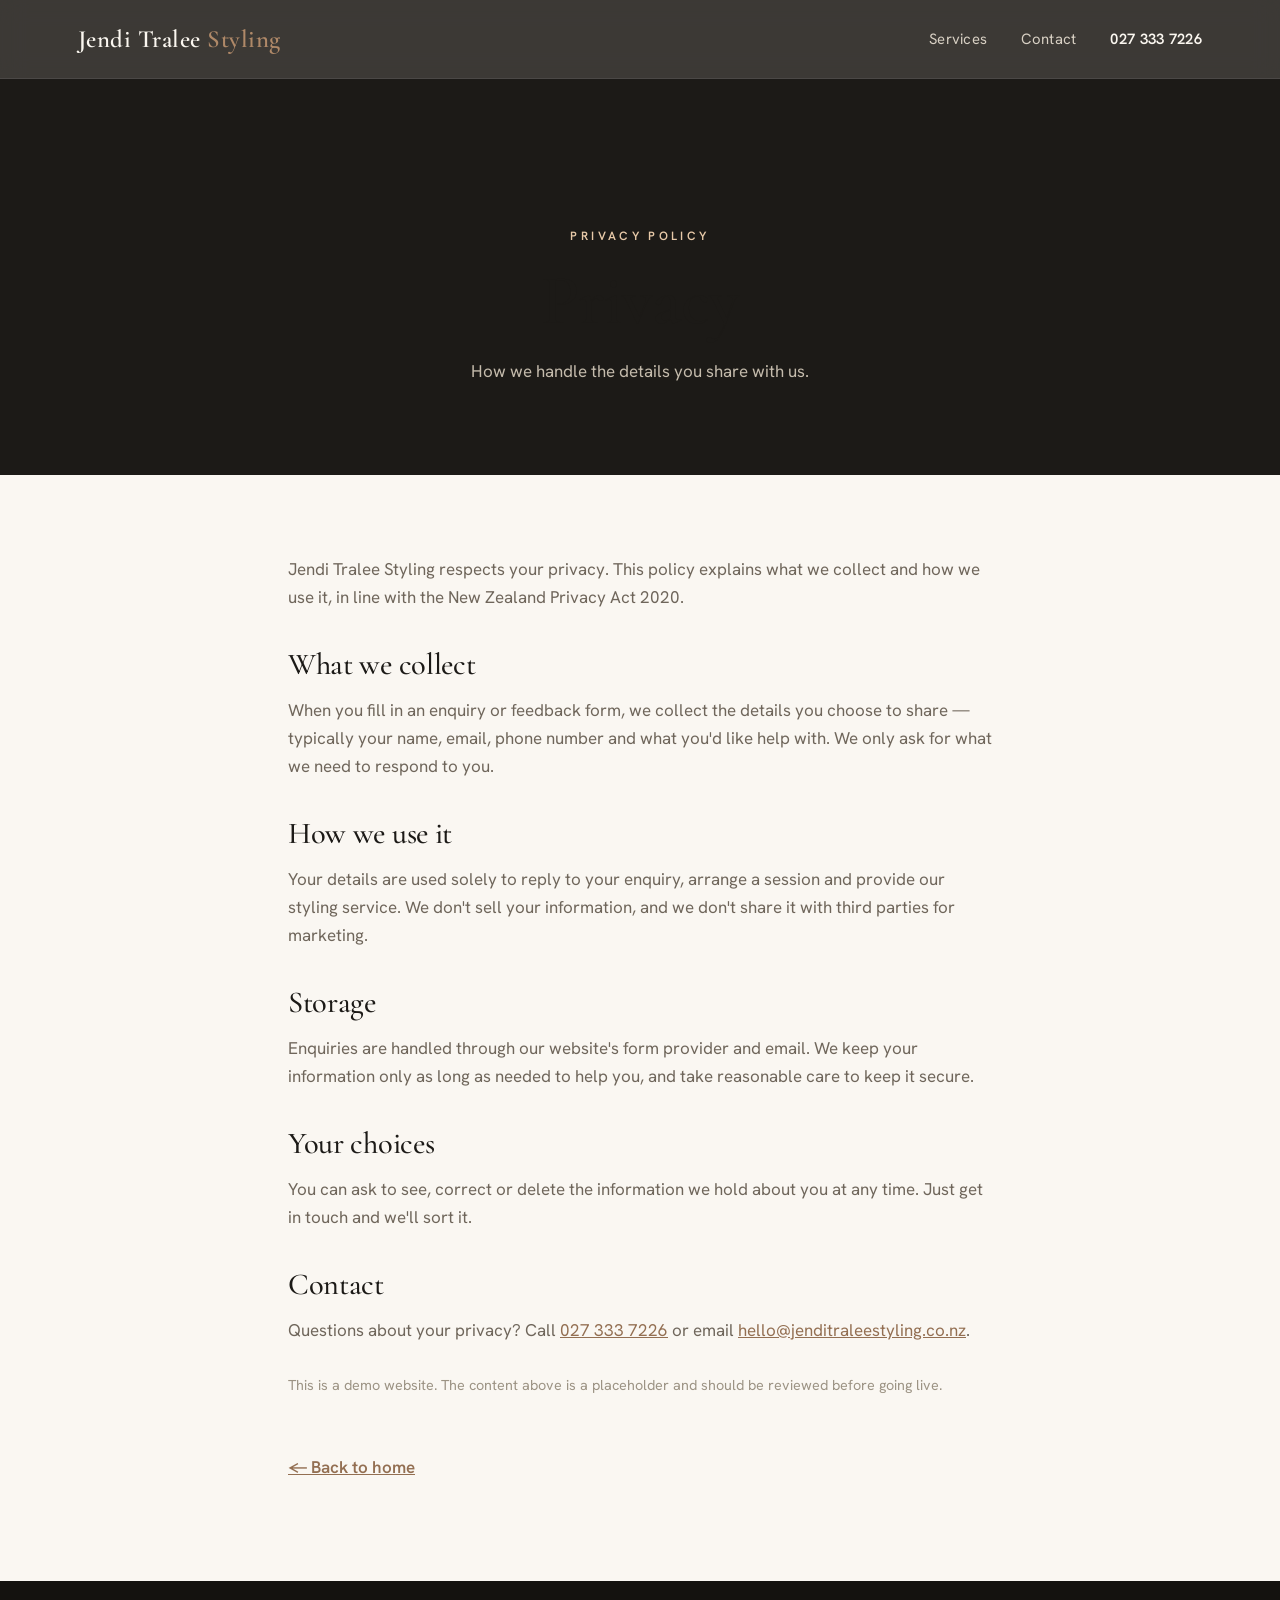
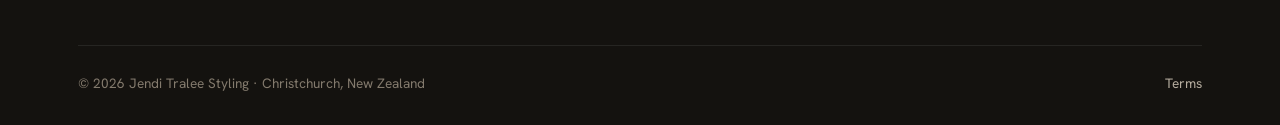
<file: privacy.html>
<!DOCTYPE html>
<html lang="en-NZ">
<head>
<meta charset="UTF-8" />
<meta name="viewport" content="width=device-width, initial-scale=1.0" />
<title>Privacy | Jendi Tralee Styling</title>
<link rel="icon" href="favicon.svg" type="image/svg+xml" />
<link rel="preconnect" href="https://fonts.googleapis.com" />
<link rel="preconnect" href="https://fonts.gstatic.com" crossorigin />
<link href="https://fonts.googleapis.com/css2?family=Cormorant+Garamond:wght@400;500;600&family=Hanken+Grotesk:wght@400;500;600;700&display=swap" rel="stylesheet" />
<link rel="stylesheet" href="style.css" />
</head>
<body>

<nav class="nav">
  <div class="wrap">
    <a href="index.html" class="brand">Jendi Tralee <span>Styling</span></a>
    <div class="nav-links">
      <a href="index.html#services">Services</a>
      <a href="index.html#contact">Contact</a>
      <a href="tel:+64273337226" class="nav-phone">027 333 7226</a>
    </div>
  </div>
</nav>

<div class="page-hero">
  <div class="wrap">
    <p class="eyebrow">Privacy Policy</p>
    <h1>Privacy</h1>
    <p>How we handle the details you share with us.</p>
  </div>
</div>

<div class="prose">
  <p>Jendi Tralee Styling respects your privacy. This policy explains what we collect and how we use it, in line with the New Zealand Privacy Act 2020.</p>

  <h2>What we collect</h2>
  <p>When you fill in an enquiry or feedback form, we collect the details you choose to share — typically your name, email, phone number and what you'd like help with. We only ask for what we need to respond to you.</p>

  <h2>How we use it</h2>
  <p>Your details are used solely to reply to your enquiry, arrange a session and provide our styling service. We don't sell your information, and we don't share it with third parties for marketing.</p>

  <h2>Storage</h2>
  <p>Enquiries are handled through our website's form provider and email. We keep your information only as long as needed to help you, and take reasonable care to keep it secure.</p>

  <h2>Your choices</h2>
  <p>You can ask to see, correct or delete the information we hold about you at any time. Just get in touch and we'll sort it.</p>

  <h2>Contact</h2>
  <p>Questions about your privacy? Call <a href="tel:+64273337226">027 333 7226</a> or email <a href="mailto:hello@jenditraleestyling.co.nz">hello@jenditraleestyling.co.nz</a>.</p>

  <p style="margin-top:30px;font-size:.9rem;color:#9c9384;">This is a demo website. The content above is a placeholder and should be reviewed before going live.</p>

  <a href="index.html" class="back-link">← Back to home</a>
</div>

<footer class="footer">
  <div class="wrap">
    <div class="footer-base" style="border-top:1px solid rgba(255,255,255,.08);padding-top:26px;">
      <span>© 2026 Jendi Tralee Styling · Christchurch, New Zealand</span>
      <span><a href="terms.html" style="color:#b6ad9f;">Terms</a></span>
    </div>
  </div>
</footer>

</body>
</html>
</file>
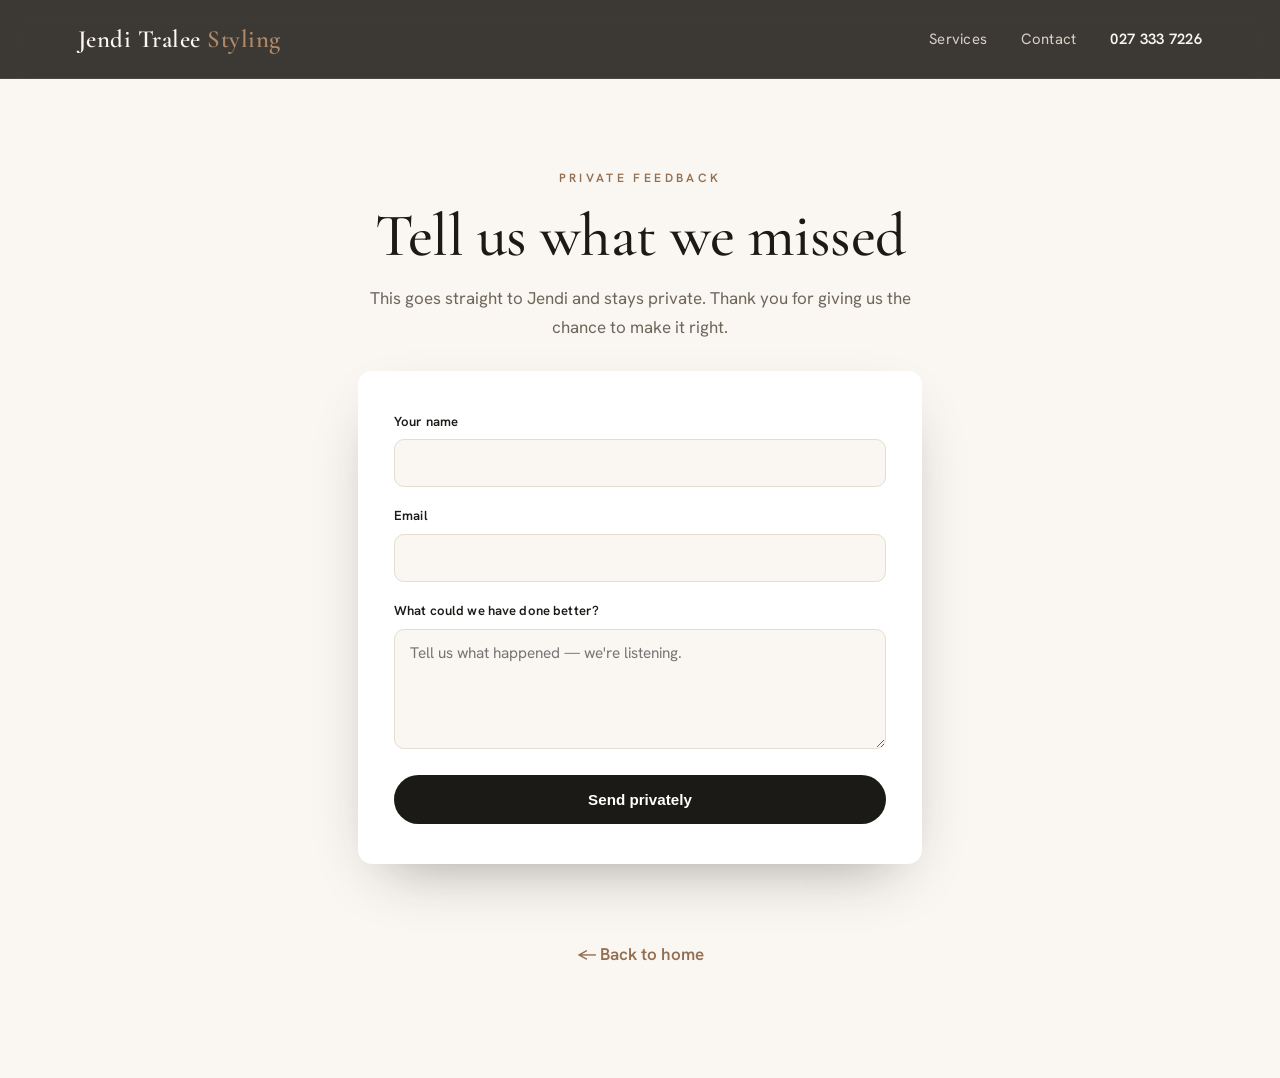
<file: private.html>
<!DOCTYPE html>
<html lang="en-NZ">
<head>
<meta charset="UTF-8" />
<meta name="viewport" content="width=device-width, initial-scale=1.0" />
<title>Private Feedback | Jendi Tralee Styling</title>
<meta name="description" content="Share private feedback with Jendi Tralee Styling. We read every message." />
<link rel="icon" href="favicon.svg" type="image/svg+xml" />
<link rel="preconnect" href="https://fonts.googleapis.com" />
<link rel="preconnect" href="https://fonts.gstatic.com" crossorigin />
<link href="https://fonts.googleapis.com/css2?family=Cormorant+Garamond:wght@400;500;600&family=Hanken+Grotesk:wght@400;500;600;700&display=swap" rel="stylesheet" />
<link rel="stylesheet" href="style.css" />
</head>
<body>

<nav class="nav">
  <div class="wrap">
    <a href="index.html" class="brand">Jendi Tralee <span>Styling</span></a>
    <div class="nav-links">
      <a href="index.html#services">Services</a>
      <a href="index.html#contact">Contact</a>
      <a href="tel:+64273337226" class="nav-phone">027 333 7226</a>
    </div>
  </div>
</nav>

<div class="funnel-page" style="max-width:620px;">
  <p class="eyebrow">Private feedback</p>
  <h1 class="display" style="font-size:clamp(2.4rem,6vw,3.8rem);margin-top:14px;">Tell us what we missed</h1>
  <p style="color:var(--muted);margin:16px 0 8px;">This goes straight to Jendi and stays private. Thank you for giving us the chance to make it right.</p>

  <form class="form" action="https://formsubmit.co/hello@jenditraleestyling.co.nz" method="POST" style="text-align:left;margin-top:30px;">
    <input type="hidden" name="_subject" value="Private feedback from the website" />
    <input type="hidden" name="_template" value="table" />
    <input type="text" name="_honey" style="display:none" />
    <div class="field">
      <label for="name">Your name</label>
      <input type="text" id="name" name="name" required />
    </div>
    <div class="field">
      <label for="email">Email</label>
      <input type="email" id="email" name="email" required />
    </div>
    <div class="field">
      <label for="message">What could we have done better?</label>
      <textarea id="message" name="message" placeholder="Tell us what happened — we're listening." required></textarea>
    </div>
    <button type="submit" class="btn btn-dark">Send privately</button>
  </form>

  <p style="margin-top:36px;"><a href="index.html" class="back-link">← Back to home</a></p>
</div>

</body>
</html>
</file>
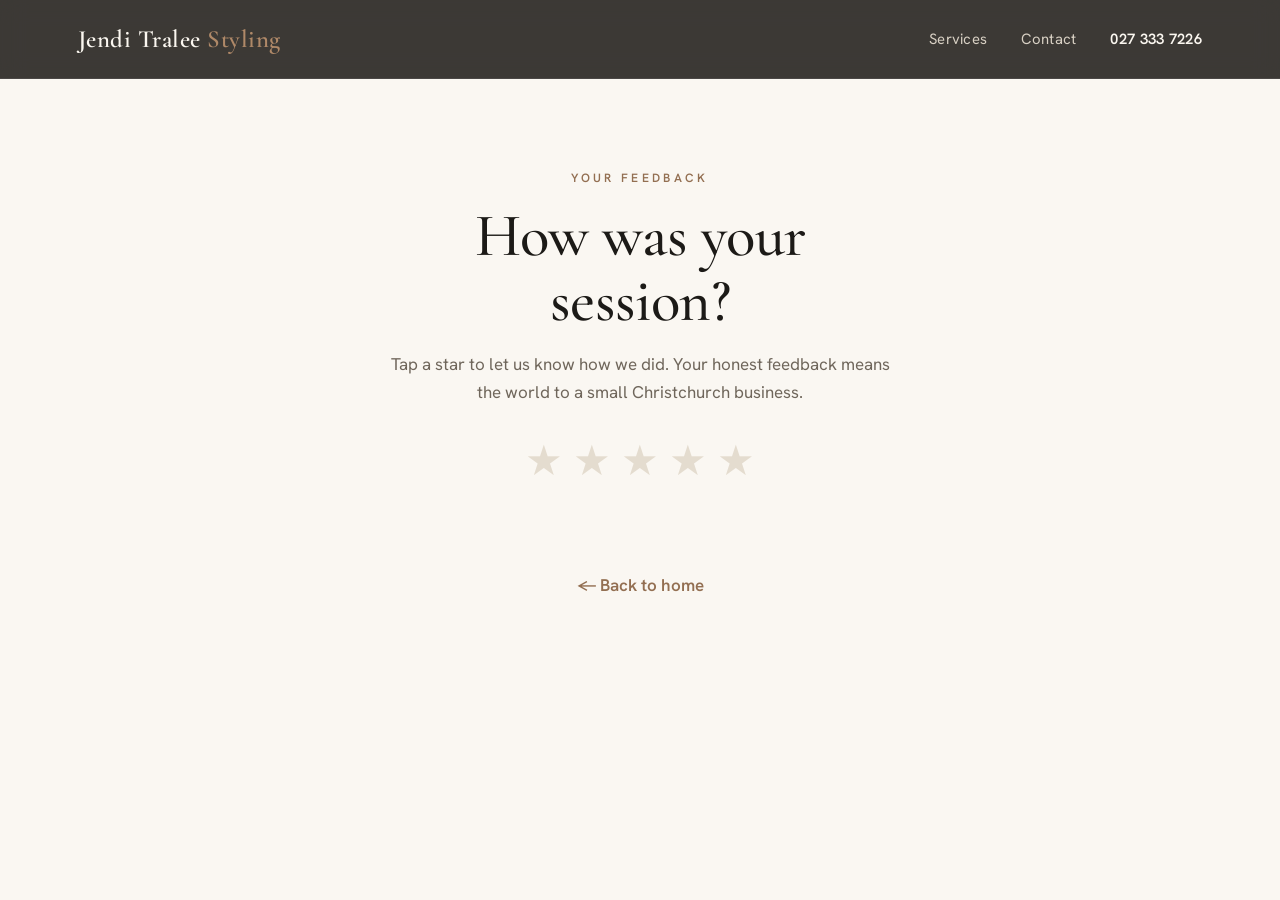
<file: review.html>
<!DOCTYPE html>
<html lang="en-NZ">
<head>
<meta charset="UTF-8" />
<meta name="viewport" content="width=device-width, initial-scale=1.0" />
<title>Leave a Review | Jendi Tralee Styling</title>
<meta name="description" content="Share your experience with Jendi Tralee Styling — Christchurch personal and wardrobe stylist." />
<link rel="icon" href="favicon.svg" type="image/svg+xml" />
<link rel="preconnect" href="https://fonts.googleapis.com" />
<link rel="preconnect" href="https://fonts.gstatic.com" crossorigin />
<link href="https://fonts.googleapis.com/css2?family=Cormorant+Garamond:wght@400;500;600&family=Hanken+Grotesk:wght@400;500;600;700&display=swap" rel="stylesheet" />
<link rel="stylesheet" href="style.css" />
</head>
<body>

<nav class="nav">
  <div class="wrap">
    <a href="index.html" class="brand">Jendi Tralee <span>Styling</span></a>
    <div class="nav-links">
      <a href="index.html#services">Services</a>
      <a href="index.html#contact">Contact</a>
      <a href="tel:+64273337226" class="nav-phone">027 333 7226</a>
    </div>
  </div>
</nav>

<div class="funnel-page">
  <p class="eyebrow">Your feedback</p>
  <h1 class="display" style="font-size:clamp(2.4rem,6vw,3.8rem);margin-top:14px;">How was your session?</h1>
  <p style="color:var(--muted);margin-top:16px;">Tap a star to let us know how we did. Your honest feedback means the world to a small Christchurch business.</p>

  <div class="stars-pick" id="starsPick">
    <button class="star-btn" data-v="1" aria-label="1 star">★</button>
    <button class="star-btn" data-v="2" aria-label="2 stars">★</button>
    <button class="star-btn" data-v="3" aria-label="3 stars">★</button>
    <button class="star-btn" data-v="4" aria-label="4 stars">★</button>
    <button class="star-btn" data-v="5" aria-label="5 stars">★</button>
  </div>

  <div class="funnel-route" id="routeHigh">
    <p style="color:var(--ink);font-size:1.15rem;margin-bottom:22px;">Wonderful — thank you! Would you mind sharing that on Google? It helps other Cantabrians find us.</p>
    <a href="https://www.google.com/search?q=Jendi+Tralee+Styling+Christchurch" target="_blank" rel="noopener" class="btn btn-primary">Leave a Google review</a>
    <p style="margin-top:18px;font-size:.85rem;color:var(--muted);">(Google review link — connects to the business profile once live.)</p>
  </div>

  <div class="funnel-route" id="routeLow">
    <p style="color:var(--ink);font-size:1.15rem;margin-bottom:22px;">Thank you for being honest. We'd genuinely like to put it right — please tell us what we could have done better.</p>
    <a href="private.html" class="btn btn-dark">Share private feedback</a>
  </div>

  <p style="margin-top:46px;"><a href="index.html" class="back-link">← Back to home</a></p>
</div>

<script>
  var stars = document.querySelectorAll('.star-btn');
  var high = document.getElementById('routeHigh');
  var low = document.getElementById('routeLow');
  stars.forEach(function (s) {
    s.addEventListener('click', function () {
      var v = parseInt(s.dataset.v, 10);
      stars.forEach(function (x) { x.classList.toggle('lit', parseInt(x.dataset.v,10) <= v); });
      if (v >= 4) { high.classList.add('show'); low.classList.remove('show'); }
      else { low.classList.add('show'); high.classList.remove('show'); }
    });
  });
</script>
</body>
</html>
</file>
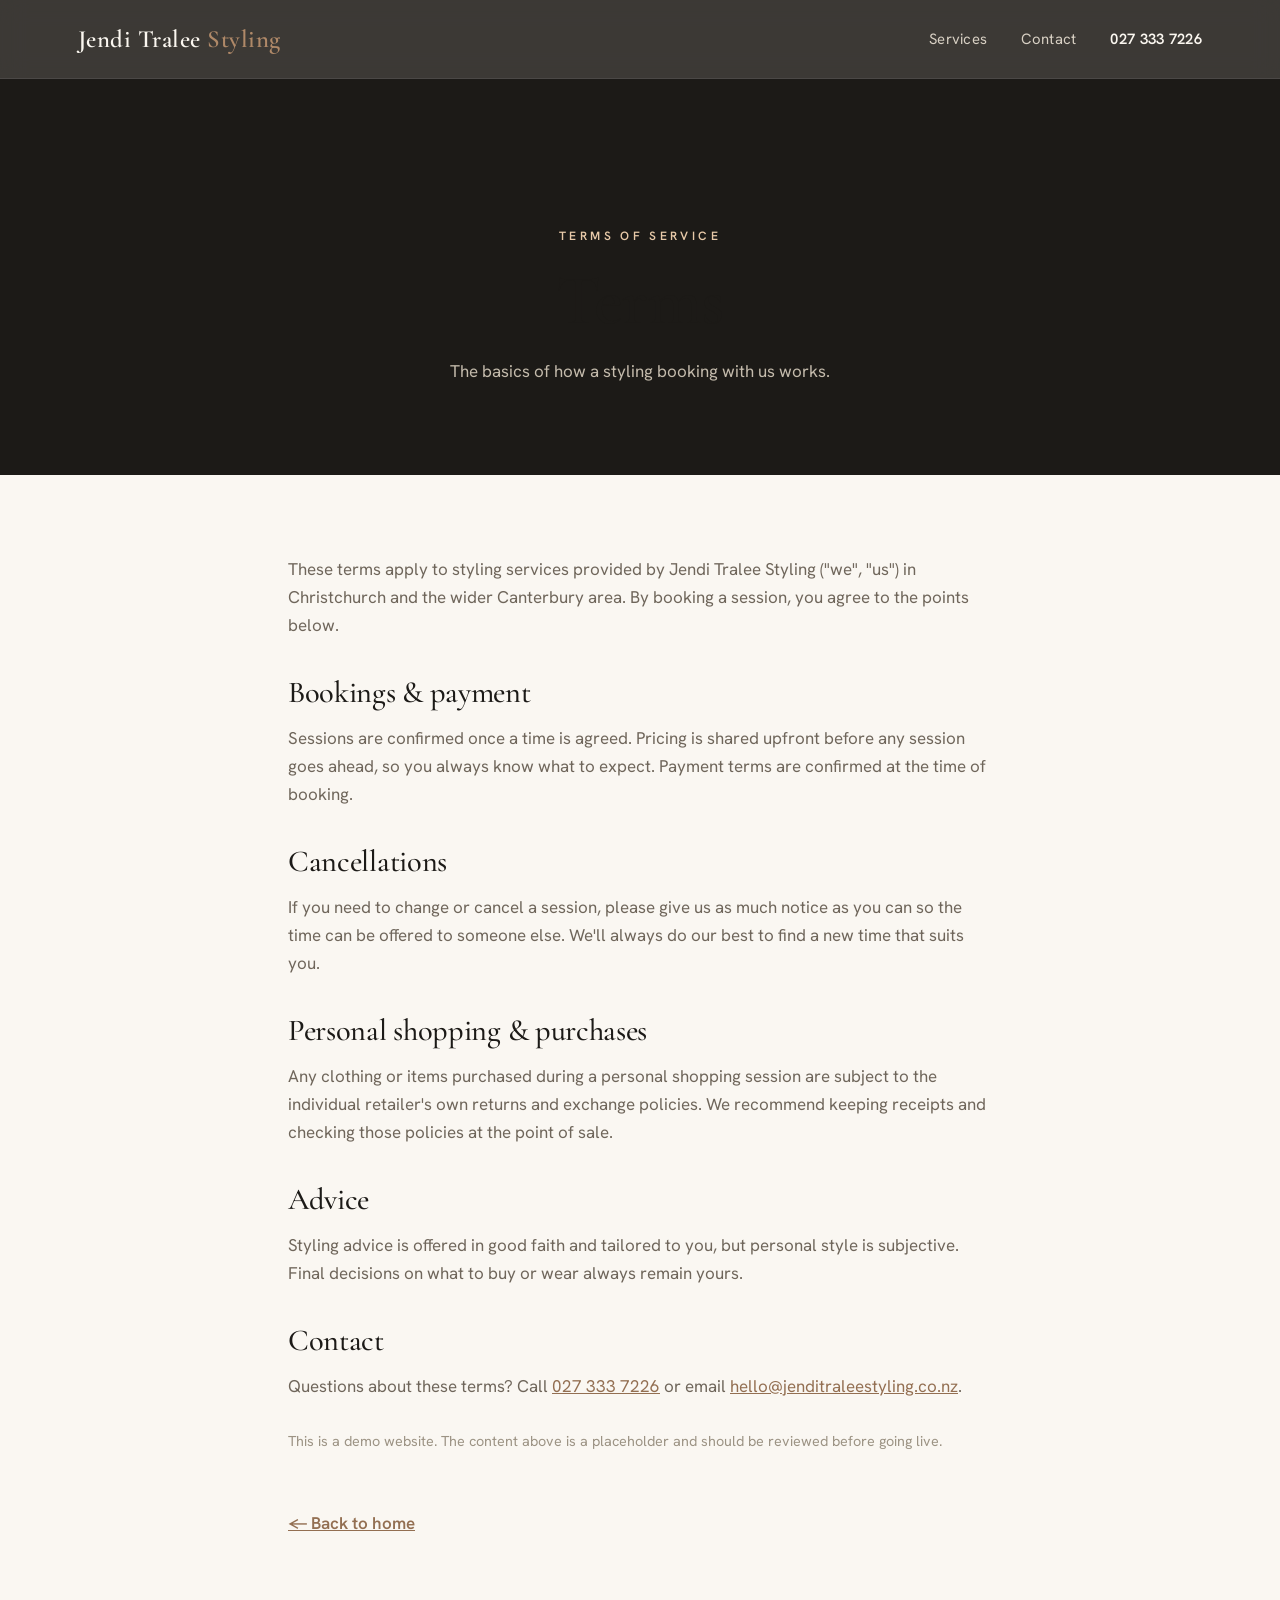
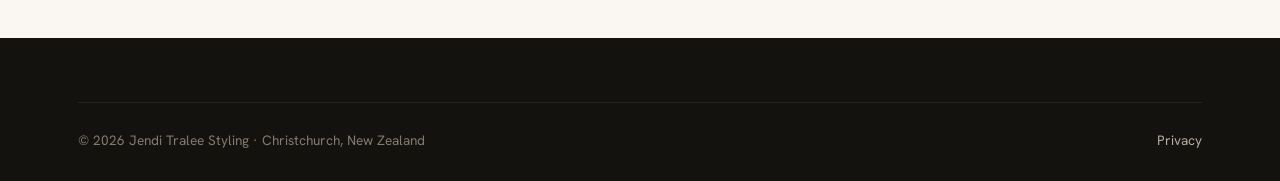
<file: terms.html>
<!DOCTYPE html>
<html lang="en-NZ">
<head>
<meta charset="UTF-8" />
<meta name="viewport" content="width=device-width, initial-scale=1.0" />
<title>Terms | Jendi Tralee Styling</title>
<link rel="icon" href="favicon.svg" type="image/svg+xml" />
<link rel="preconnect" href="https://fonts.googleapis.com" />
<link rel="preconnect" href="https://fonts.gstatic.com" crossorigin />
<link href="https://fonts.googleapis.com/css2?family=Cormorant+Garamond:wght@400;500;600&family=Hanken+Grotesk:wght@400;500;600;700&display=swap" rel="stylesheet" />
<link rel="stylesheet" href="style.css" />
</head>
<body>

<nav class="nav">
  <div class="wrap">
    <a href="index.html" class="brand">Jendi Tralee <span>Styling</span></a>
    <div class="nav-links">
      <a href="index.html#services">Services</a>
      <a href="index.html#contact">Contact</a>
      <a href="tel:+64273337226" class="nav-phone">027 333 7226</a>
    </div>
  </div>
</nav>

<div class="page-hero">
  <div class="wrap">
    <p class="eyebrow">Terms of Service</p>
    <h1>Terms</h1>
    <p>The basics of how a styling booking with us works.</p>
  </div>
</div>

<div class="prose">
  <p>These terms apply to styling services provided by Jendi Tralee Styling ("we", "us") in Christchurch and the wider Canterbury area. By booking a session, you agree to the points below.</p>

  <h2>Bookings &amp; payment</h2>
  <p>Sessions are confirmed once a time is agreed. Pricing is shared upfront before any session goes ahead, so you always know what to expect. Payment terms are confirmed at the time of booking.</p>

  <h2>Cancellations</h2>
  <p>If you need to change or cancel a session, please give us as much notice as you can so the time can be offered to someone else. We'll always do our best to find a new time that suits you.</p>

  <h2>Personal shopping &amp; purchases</h2>
  <p>Any clothing or items purchased during a personal shopping session are subject to the individual retailer's own returns and exchange policies. We recommend keeping receipts and checking those policies at the point of sale.</p>

  <h2>Advice</h2>
  <p>Styling advice is offered in good faith and tailored to you, but personal style is subjective. Final decisions on what to buy or wear always remain yours.</p>

  <h2>Contact</h2>
  <p>Questions about these terms? Call <a href="tel:+64273337226">027 333 7226</a> or email <a href="mailto:hello@jenditraleestyling.co.nz">hello@jenditraleestyling.co.nz</a>.</p>

  <p style="margin-top:30px;font-size:.9rem;color:#9c9384;">This is a demo website. The content above is a placeholder and should be reviewed before going live.</p>

  <a href="index.html" class="back-link">← Back to home</a>
</div>

<footer class="footer">
  <div class="wrap">
    <div class="footer-base" style="border-top:1px solid rgba(255,255,255,.08);padding-top:26px;">
      <span>© 2026 Jendi Tralee Styling · Christchurch, New Zealand</span>
      <span><a href="privacy.html" style="color:#b6ad9f;">Privacy</a></span>
    </div>
  </div>
</footer>

</body>
</html>
</file>
<file: style.css>
/* Jendi Tralee Styling — Premium archetype
   Display: Cormorant Garamond · Body: Hanken Grotesk
   Accent: warm champagne-bronze #b08968 */

:root {
  --ink: #1c1a17;          /* warm near-black anchor */
  --ink-soft: #2a2622;
  --bone: #f4eee5;         /* bone content band */
  --cream: #faf7f2;        /* light content band */
  --white: #ffffff;
  --muted: #6f665b;
  --line: #e4dccf;
  --accent: #b08968;       /* champagne-bronze */
  --accent-deep: #936f52;
  --radius: 14px;
  --maxw: 1180px;
  --shadow: 0 24px 60px -28px rgba(28, 26, 23, 0.45);
}

* { box-sizing: border-box; margin: 0; padding: 0; }

html { scroll-behavior: smooth; }

body {
  font-family: "Hanken Grotesk", system-ui, sans-serif;
  color: var(--ink-soft);
  background: var(--cream);
  line-height: 1.65;
  font-size: 17px;
  -webkit-font-smoothing: antialiased;
}

img { display: block; max-width: 100%; }

h1, h2, h3, .display {
  font-family: "Cormorant Garamond", Georgia, serif;
  font-weight: 500;
  line-height: 1.08;
  letter-spacing: -0.01em;
  color: var(--ink);
}

a { color: inherit; text-decoration: none; }

.wrap { max-width: var(--maxw); margin: 0 auto; padding: 0 28px; }

.eyebrow {
  font-family: "Hanken Grotesk", sans-serif;
  text-transform: uppercase;
  letter-spacing: 0.28em;
  font-size: 12px;
  font-weight: 600;
  color: var(--accent-deep);
}

.section { padding: 110px 0; }
.band-bone { background: var(--bone); }
.band-cream { background: var(--cream); }
.band-white { background: var(--white); }
.band-ink { background: var(--ink); color: #e9e3d8; }
.band-ink h1, .band-ink h2, .band-ink h3 { color: #fbf7f0; }

.section-head { max-width: 680px; margin-bottom: 56px; }
.section-head h2 { font-size: clamp(2.4rem, 5vw, 3.6rem); margin: 14px 0 0; }
.section-head p { color: var(--muted); margin-top: 18px; font-size: 1.05rem; }
.band-ink .section-head p { color: #c4bbac; }

/* Buttons */
.btn {
  display: inline-flex; align-items: center; gap: 10px;
  font-weight: 600; font-size: 0.95rem;
  padding: 15px 30px; border-radius: 999px;
  border: 1px solid transparent; cursor: pointer;
  transition: transform .25s ease, background .25s ease, color .25s ease, border-color .25s ease;
}
.btn-primary { background: var(--accent); color: #fff; }
.btn-primary:hover { background: var(--accent-deep); transform: translateY(-2px); }
.btn-ghost { background: transparent; color: #fbf7f0; border-color: rgba(255,255,255,.45); }
.btn-ghost:hover { background: rgba(255,255,255,.1); transform: translateY(-2px); }
.btn-dark { background: var(--ink); color: #fff; }
.btn-dark:hover { background: #000; transform: translateY(-2px); }

/* Nav */
.nav {
  position: sticky; top: 0; z-index: 50;
  background: rgba(28,26,23,.86);
  backdrop-filter: blur(12px);
  border-bottom: 1px solid rgba(255,255,255,.08);
}
.nav .wrap { display: flex; align-items: center; justify-content: space-between; height: 78px; }
.brand { font-family: "Cormorant Garamond", serif; color: #fbf7f0; font-size: 1.55rem; font-weight: 600; letter-spacing: .02em; }
.brand span { color: var(--accent); }
.nav-links { display: flex; gap: 34px; align-items: center; }
.nav-links a { color: #d9d1c4; font-size: .93rem; letter-spacing: .02em; transition: color .2s; }
.nav-links a:hover { color: #fff; }
.nav-phone { color: #fbf7f0 !important; font-weight: 600; }
.nav-toggle { display: none; background: none; border: 0; color: #fbf7f0; font-size: 1.5rem; cursor: pointer; }

/* Hero */
.hero { position: relative; min-height: 92vh; display: flex; align-items: flex-end; background: var(--ink); overflow: hidden; }
.hero-slides { position: absolute; inset: 0; }
.hero-slide {
  position: absolute; inset: 0;
  background-size: cover; background-position: center;
  opacity: 0; transition: opacity 1.6s ease-in-out;
  filter: saturate(0.82) contrast(1.04);
}
.hero-slide.active { opacity: 1; }
.hero::after {
  content: ""; position: absolute; inset: 0;
  background: linear-gradient(180deg, rgba(28,26,23,.45) 0%, rgba(28,26,23,.55) 55%, rgba(28,26,23,.86) 100%);
}
.hero-inner { position: relative; z-index: 2; padding: 0 0 92px; max-width: 820px; }
.hero .eyebrow { color: #e7c9a8; }
.hero h1 { color: #fdfaf4; font-size: clamp(2.9rem, 7vw, 5.4rem); margin: 20px 0 22px; font-weight: 500; }
.hero p.lead { color: #e6ded2; font-size: 1.18rem; max-width: 560px; margin-bottom: 36px; }
.hero-cta { display: flex; gap: 16px; flex-wrap: wrap; }

@media (prefers-reduced-motion: reduce) {
  .hero-slide { transition: none; }
  .hero-slide:not(.active) { display: none; }
}

/* Trust strip */
.trust { display: grid; grid-template-columns: repeat(3, 1fr); gap: 0; }
.trust .item { padding: 44px 36px; border-right: 1px solid var(--line); }
.trust .item:last-child { border-right: 0; }
.trust .ico { width: 34px; height: 34px; color: var(--accent-deep); margin-bottom: 16px; }
.trust h3 { font-family: "Hanken Grotesk", sans-serif; font-size: 1.05rem; font-weight: 700; color: var(--ink); margin-bottom: 6px; letter-spacing: -0.01em; }
.trust p { color: var(--muted); font-size: .96rem; }

/* Services */
.cards { display: grid; grid-template-columns: repeat(3, 1fr); gap: 26px; }
.card {
  background: var(--white); border: 1px solid var(--line);
  border-radius: var(--radius); padding: 38px 32px;
  transition: transform .3s ease, box-shadow .3s ease, border-color .3s;
}
.card:hover { transform: translateY(-6px); box-shadow: var(--shadow); border-color: var(--accent); }
.card .num { font-family: "Cormorant Garamond", serif; font-size: 1.6rem; color: var(--accent); margin-bottom: 14px; }
.card h3 { font-size: 1.75rem; margin-bottom: 12px; }
.card p { color: var(--muted); font-size: .98rem; }

/* About */
.about-grid { display: grid; grid-template-columns: 1fr 1fr; gap: 64px; align-items: center; }
.about-media { position: relative; }
.about-media img { width: 100%; aspect-ratio: 4/3; object-fit: cover; border-radius: var(--radius); filter: saturate(0.82) contrast(1.04); }
.corner-tag {
  position: absolute; bottom: 22px; left: 22px;
  background: var(--accent); color: #fff;
  padding: 12px 20px; border-radius: 10px;
  font-size: .85rem; font-weight: 600; letter-spacing: .04em;
  box-shadow: var(--shadow);
}
.about-copy h2 { font-size: clamp(2.2rem, 4.5vw, 3.4rem); margin: 14px 0 22px; }
.about-copy p { color: var(--muted); margin-bottom: 16px; }
.checklist { list-style: none; margin-top: 26px; display: grid; gap: 14px; }
.checklist li { display: flex; gap: 14px; align-items: flex-start; font-weight: 500; color: var(--ink-soft); }
.checklist .tick {
  flex: 0 0 24px; width: 24px; height: 24px; border-radius: 50%;
  background: rgba(176,137,104,.16); color: var(--accent-deep);
  display: grid; place-items: center; font-size: 13px; margin-top: 2px;
}

/* Crew */
.crew { display: grid; grid-template-columns: repeat(3, 1fr); gap: 26px; }
.crew-card { background: var(--white); border: 1px solid var(--line); border-radius: var(--radius); padding: 36px 30px; text-align: center; }
.avatar {
  width: 86px; height: 86px; border-radius: 50%; margin: 0 auto 20px;
  background: var(--ink); color: #fbf7f0;
  display: grid; place-items: center;
  font-family: "Cormorant Garamond", serif; font-size: 2rem;
  border: 2px solid var(--accent); box-shadow: 0 0 0 6px rgba(176,137,104,.12);
}
.crew-card h3 { font-size: 1.5rem; margin-bottom: 4px; }
.crew-card .role { color: var(--accent-deep); font-weight: 600; font-size: .82rem; text-transform: uppercase; letter-spacing: .14em; margin-bottom: 12px; }
.crew-card p { color: var(--muted); font-size: .94rem; }
.badge {
  display: inline-block; background: rgba(176,137,104,.14); color: var(--accent-deep);
  padding: 6px 16px; border-radius: 999px; font-size: .76rem; font-weight: 600;
  text-transform: uppercase; letter-spacing: .14em; margin-bottom: 16px;
}

/* Reviews */
.reviews { display: grid; grid-template-columns: repeat(3, 1fr); gap: 26px; }
.review {
  background: var(--white); border: 1px solid var(--line);
  border-radius: var(--radius); padding: 34px 30px;
}
.stars { color: var(--accent); letter-spacing: 3px; margin-bottom: 16px; font-size: 1.05rem; }
.review p { font-family: "Cormorant Garamond", serif; font-size: 1.35rem; line-height: 1.4; color: var(--ink); margin-bottom: 20px; }
.review .who { font-weight: 600; font-size: .92rem; }
.review .where { color: var(--muted); font-size: .86rem; }

/* Review funnel banner */
.funnel { text-align: center; }
.funnel .stars { font-size: 1.8rem; letter-spacing: 6px; margin-bottom: 22px; }
.funnel h2 { font-size: clamp(2.2rem, 5vw, 3.4rem); margin-bottom: 16px; }
.funnel p { color: #c4bbac; max-width: 540px; margin: 0 auto 32px; }

/* Contact */
.contact-grid { display: grid; grid-template-columns: 1fr 1.1fr; gap: 56px; }
.contact-info .eyebrow { color: #e7c9a8; }
.contact-info h2 { font-size: clamp(2.2rem, 4.5vw, 3.2rem); margin: 14px 0 26px; }
.contact-info p.intro { color: #c4bbac; margin-bottom: 34px; max-width: 420px; }
.contact-line { display: flex; gap: 16px; align-items: center; padding: 16px 0; border-top: 1px solid rgba(255,255,255,.1); }
.contact-line:last-child { border-bottom: 1px solid rgba(255,255,255,.1); }
.contact-line .ico { width: 22px; height: 22px; color: var(--accent); flex: 0 0 22px; }
.contact-line .label { font-size: .78rem; text-transform: uppercase; letter-spacing: .12em; color: #9c9384; }
.contact-line .val { color: #fbf7f0; font-weight: 600; }

.form { background: var(--white); border-radius: var(--radius); padding: 40px 36px; box-shadow: var(--shadow); }
.form h3 { font-size: 1.9rem; margin-bottom: 6px; }
.form .sub { color: var(--muted); font-size: .94rem; margin-bottom: 24px; }
.field { margin-bottom: 18px; }
.field label { display: block; font-size: .82rem; font-weight: 600; color: var(--ink); margin-bottom: 7px; letter-spacing: .01em; }
.field input, .field select, .field textarea {
  width: 100%; padding: 13px 15px; border: 1px solid var(--line);
  border-radius: 10px; font-family: inherit; font-size: .96rem; color: var(--ink-soft);
  background: var(--cream); transition: border-color .2s, box-shadow .2s;
}
.field input:focus, .field select:focus, .field textarea:focus {
  outline: none; border-color: var(--accent); box-shadow: 0 0 0 3px rgba(176,137,104,.15); background: #fff;
}
.field textarea { resize: vertical; min-height: 120px; }
.form .btn { width: 100%; justify-content: center; }
.form-row { display: grid; grid-template-columns: 1fr 1fr; gap: 16px; }

/* Footer */
.footer { background: #14120f; color: #b6ad9f; padding: 64px 0 30px; }
.footer-grid { display: grid; grid-template-columns: 2fr 1fr 1fr; gap: 40px; padding-bottom: 40px; border-bottom: 1px solid rgba(255,255,255,.08); }
.footer .brand { display: block; margin-bottom: 16px; }
.footer p { font-size: .94rem; max-width: 320px; }
.footer h4 { color: #fbf7f0; font-family: "Hanken Grotesk", sans-serif; font-size: .82rem; text-transform: uppercase; letter-spacing: .14em; margin-bottom: 16px; }
.footer ul { list-style: none; display: grid; gap: 10px; }
.footer ul a { color: #b6ad9f; font-size: .94rem; transition: color .2s; }
.footer ul a:hover { color: var(--accent); }
.footer-base { padding-top: 26px; display: flex; justify-content: space-between; flex-wrap: wrap; gap: 12px; font-size: .85rem; color: #837a6d; }

/* Subpages */
.page-hero { background: var(--ink); color: #fbf7f0; padding: 130px 0 90px; text-align: center; }
.page-hero .eyebrow { color: #e7c9a8; }
.page-hero h1 { font-size: clamp(2.6rem, 6vw, 4.4rem); margin-top: 16px; }
.page-hero p { color: #c4bbac; max-width: 560px; margin: 18px auto 0; }
.prose { max-width: 760px; margin: 0 auto; padding: 80px 28px 100px; }
.prose h2 { font-size: 1.9rem; margin: 38px 0 14px; }
.prose p { color: var(--muted); margin-bottom: 16px; }
.prose a { color: var(--accent-deep); text-decoration: underline; }
.back-link { display: inline-block; margin-top: 40px; color: var(--accent-deep); font-weight: 600; }

/* Review funnel page */
.funnel-page { max-width: 560px; margin: 0 auto; padding: 90px 28px 110px; text-align: center; }
.funnel-page .stars-pick { display: flex; justify-content: center; gap: 10px; margin: 30px 0 36px; }
.funnel-page .star-btn { font-size: 2.6rem; color: var(--line); cursor: pointer; background: none; border: 0; transition: color .15s, transform .15s; }
.funnel-page .star-btn:hover, .funnel-page .star-btn.lit { color: var(--accent); transform: scale(1.1); }
.funnel-route { display: none; margin-top: 10px; }
.funnel-route.show { display: block; }

@media (max-width: 900px) {
  .nav-links { display: none; }
  .nav-toggle { display: block; }
  .nav-links.open { display: flex; position: absolute; top: 78px; left: 0; right: 0; flex-direction: column; background: var(--ink); padding: 22px 28px; gap: 20px; border-bottom: 1px solid rgba(255,255,255,.1); }
  .trust { grid-template-columns: 1fr; }
  .trust .item { border-right: 0; border-bottom: 1px solid var(--line); }
  .cards, .crew, .reviews { grid-template-columns: 1fr; }
  .about-grid, .contact-grid, .footer-grid { grid-template-columns: 1fr; gap: 36px; }
  .section { padding: 76px 0; }
  .hero { min-height: 86vh; }
}
</file>
